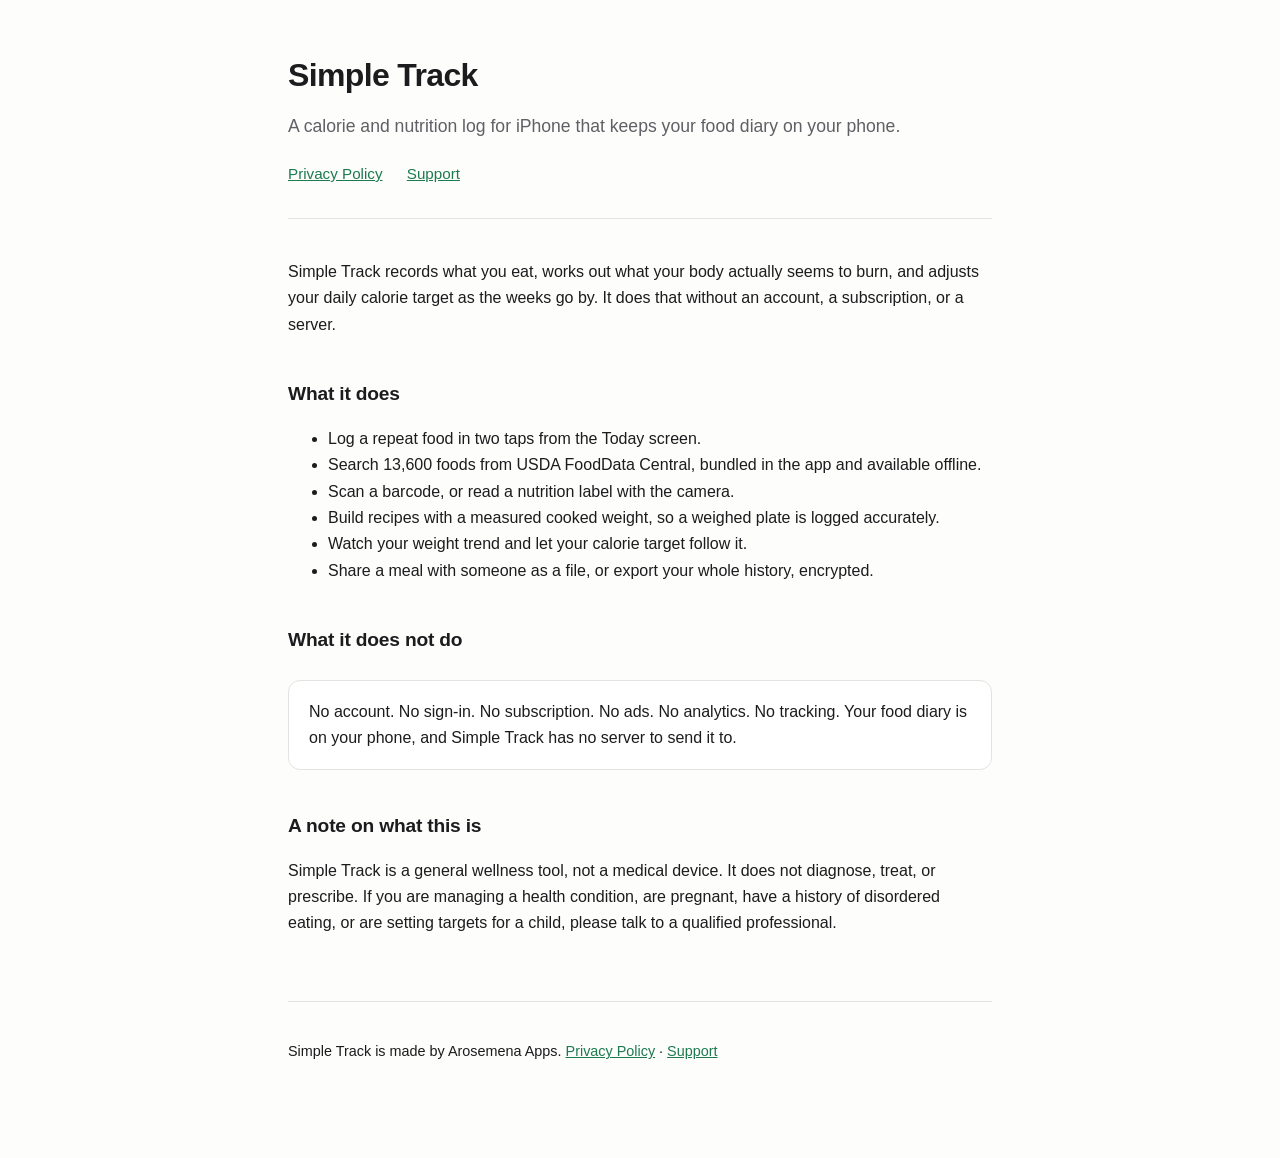
<file: index.html>
<!doctype html>
<html lang="en">
<head>
<meta charset="utf-8">
<meta name="viewport" content="width=device-width, initial-scale=1">
<title>Simple Track — Calorie Log</title>
<meta name="description" content="A private calorie and nutrition tracker for iPhone. No account, no subscription, no analytics.">
<link rel="stylesheet" href="style.css">
</head>
<body>
<div class="wrap">

<header>
  <h1>Simple Track</h1>
  <p class="lede">A calorie and nutrition log for iPhone that keeps your food diary on your phone.</p>
  <nav>
    <a href="privacy.html">Privacy Policy</a>
    <a href="support.html">Support</a>
  </nav>
</header>

<p>Simple Track records what you eat, works out what your body actually seems to burn,
and adjusts your daily calorie target as the weeks go by. It does that without an
account, a subscription, or a server.</p>

<h2>What it does</h2>
<ul>
  <li>Log a repeat food in two taps from the Today screen.</li>
  <li>Search 13,600 foods from USDA FoodData Central, bundled in the app and available offline.</li>
  <li>Scan a barcode, or read a nutrition label with the camera.</li>
  <li>Build recipes with a measured cooked weight, so a weighed plate is logged accurately.</li>
  <li>Watch your weight trend and let your calorie target follow it.</li>
  <li>Share a meal with someone as a file, or export your whole history, encrypted.</li>
</ul>

<h2>What it does not do</h2>
<div class="panel">
  <p>No account. No sign-in. No subscription. No ads. No analytics. No tracking.
  Your food diary is on your phone, and Simple Track has no server to send it to.</p>
</div>

<h2>A note on what this is</h2>
<p>Simple Track is a general wellness tool, not a medical device. It does not diagnose,
treat, or prescribe. If you are managing a health condition, are pregnant, have a
history of disordered eating, or are setting targets for a child, please talk to a
qualified professional.</p>

<footer>
  <p>Simple Track is made by Arosemena Apps.
  <a href="privacy.html">Privacy Policy</a> · <a href="support.html">Support</a></p>
</footer>

</div>
</body>
</html>
</file>
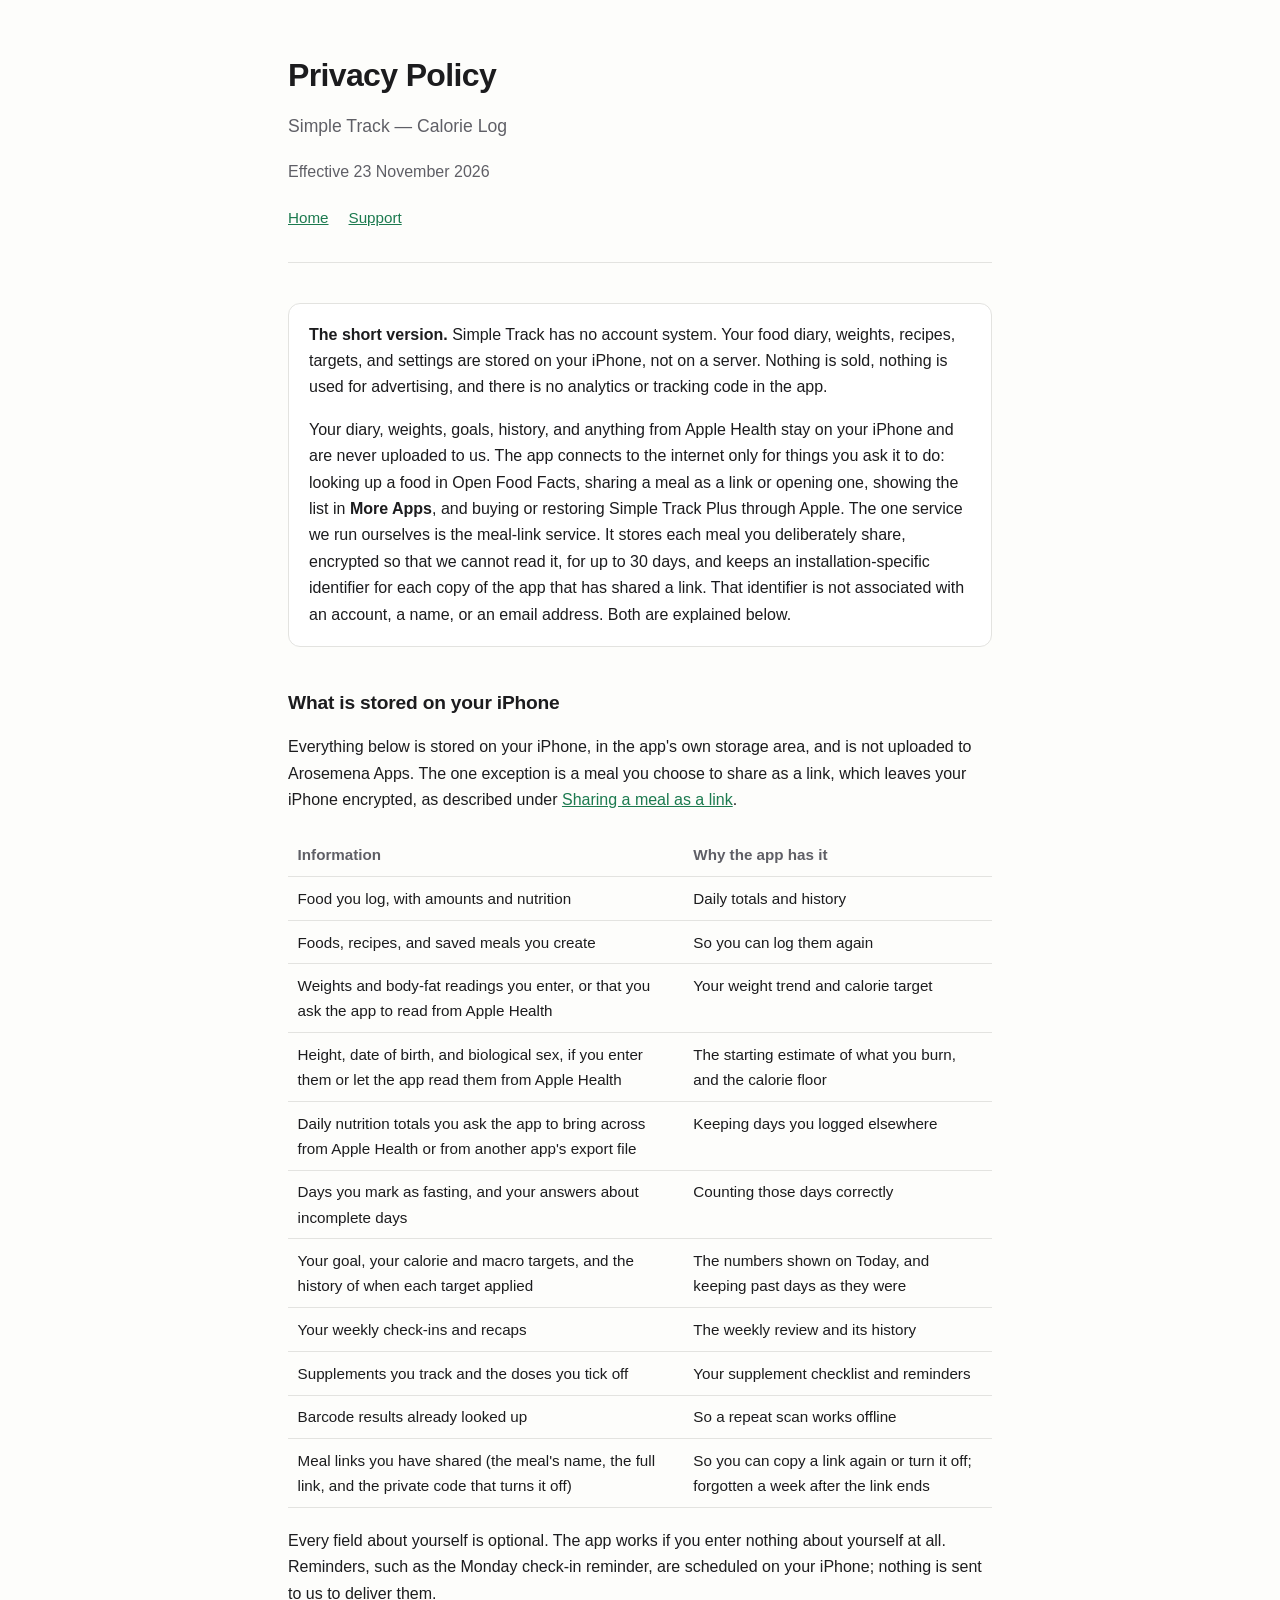
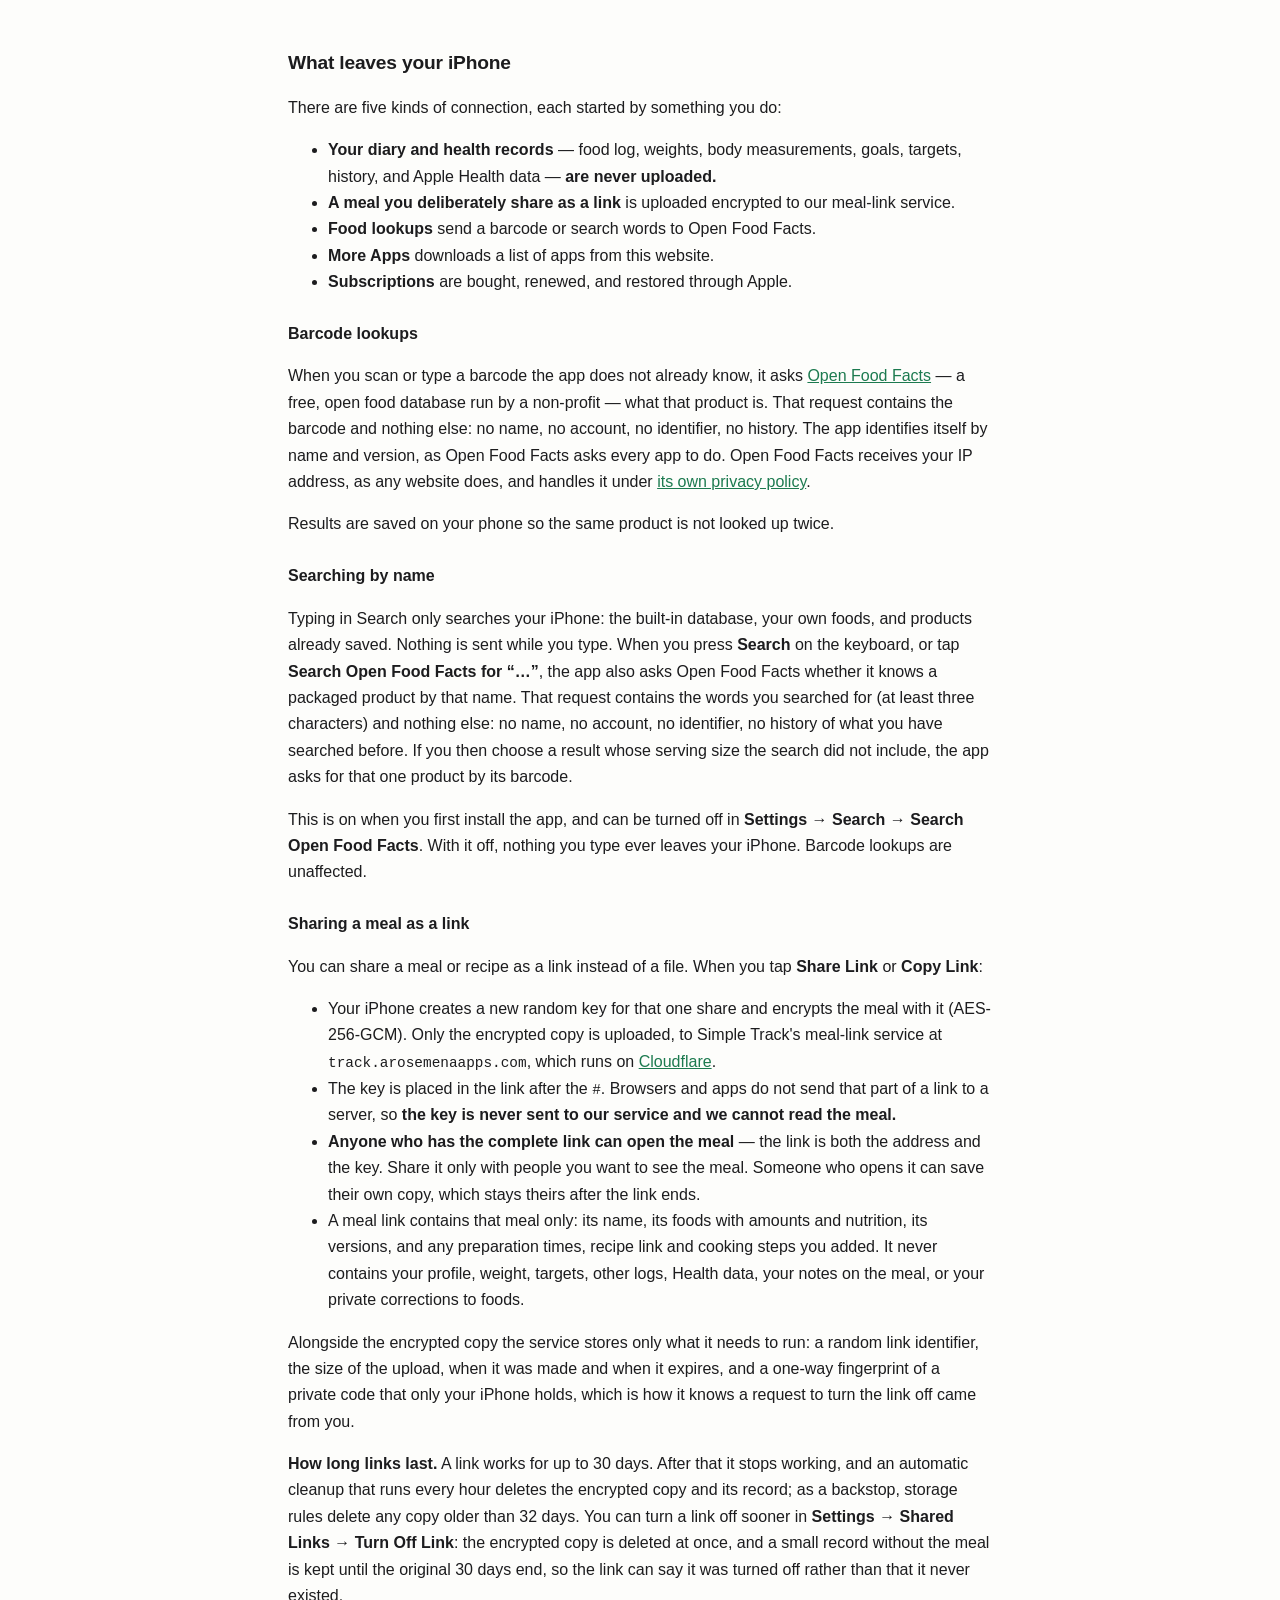
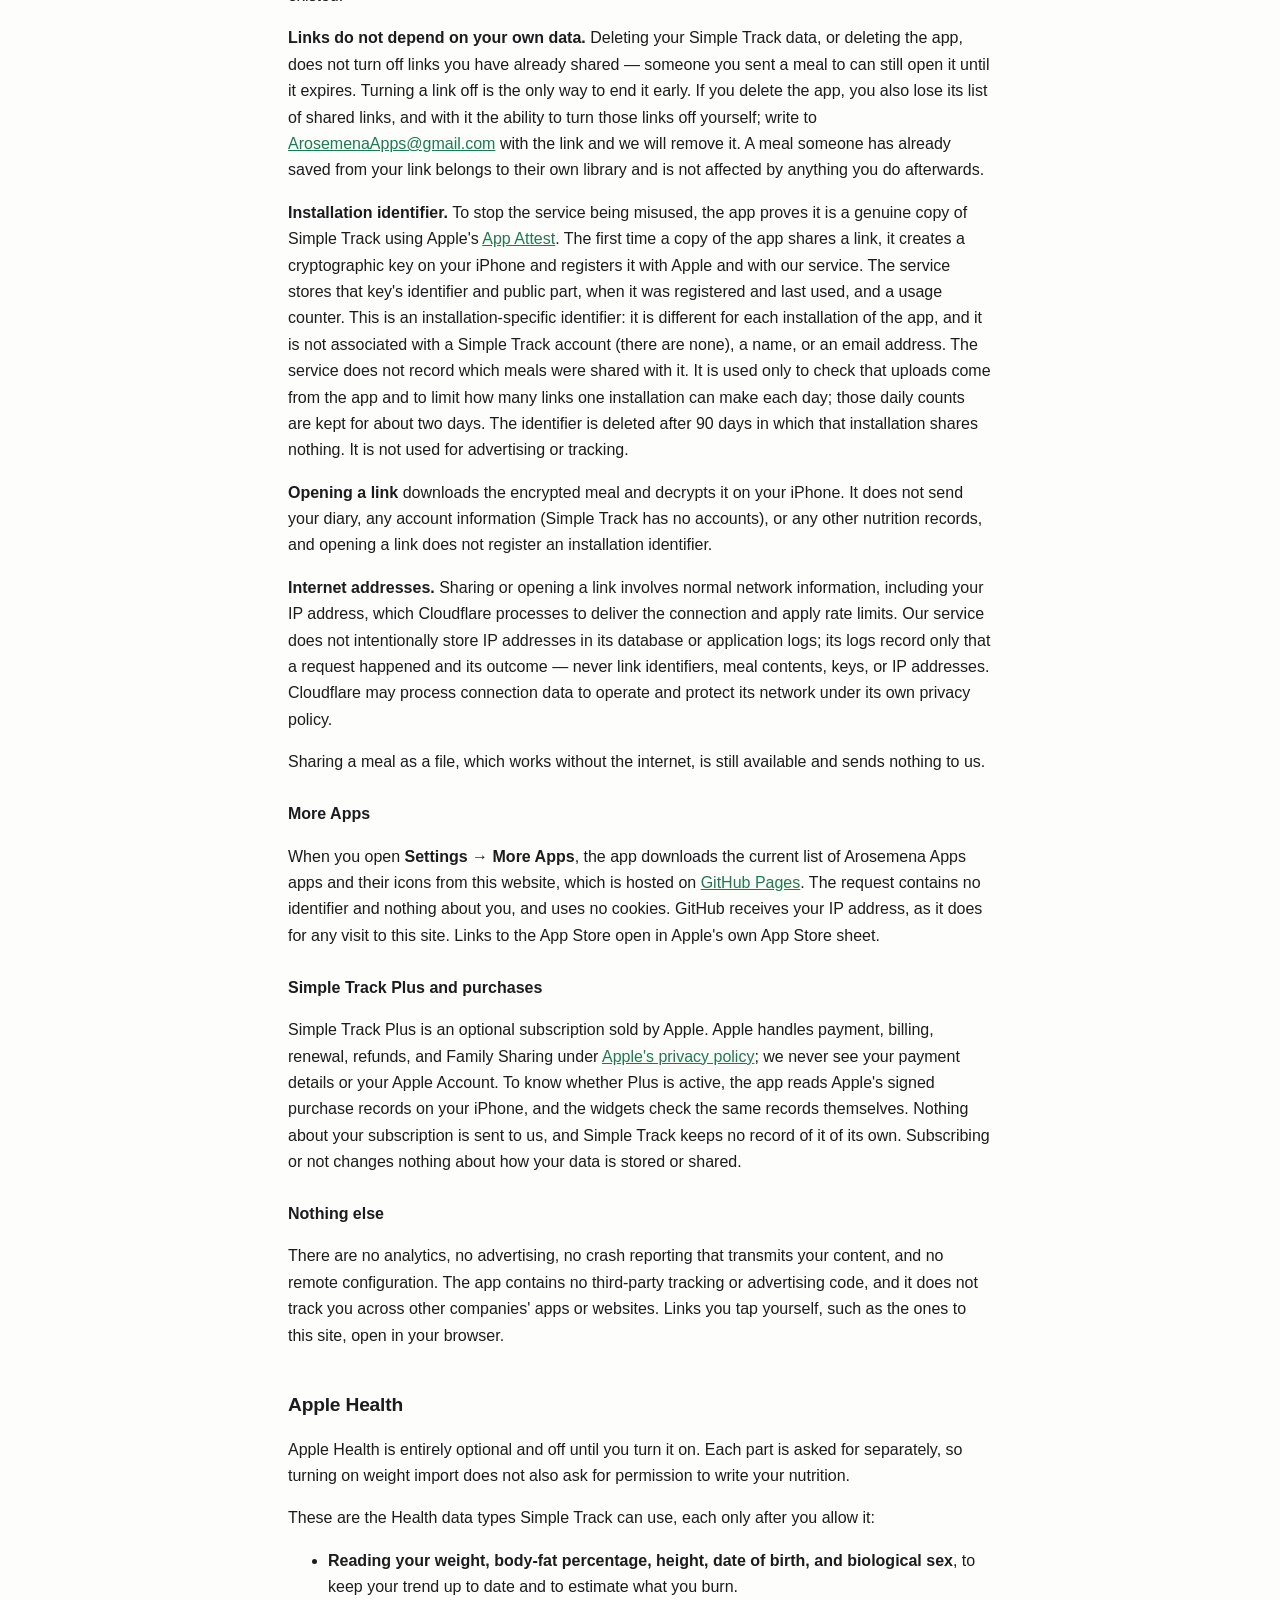
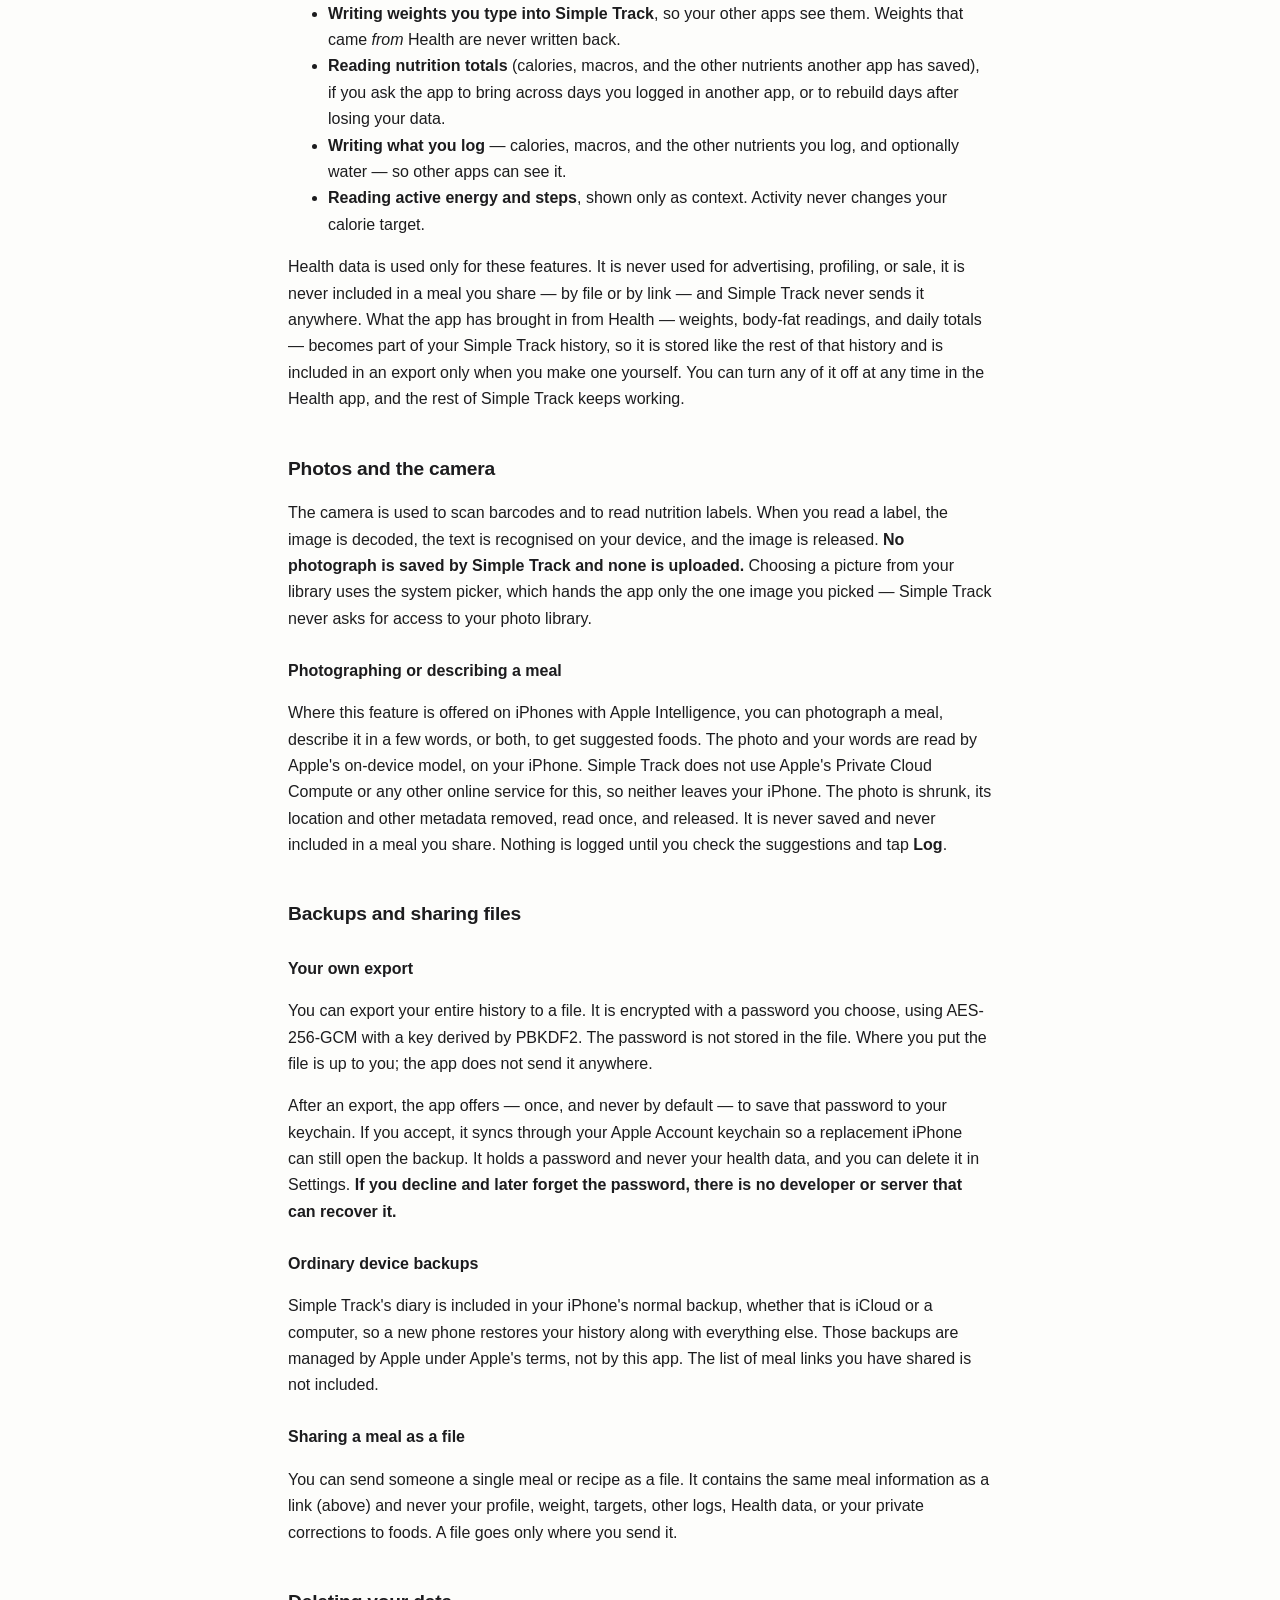
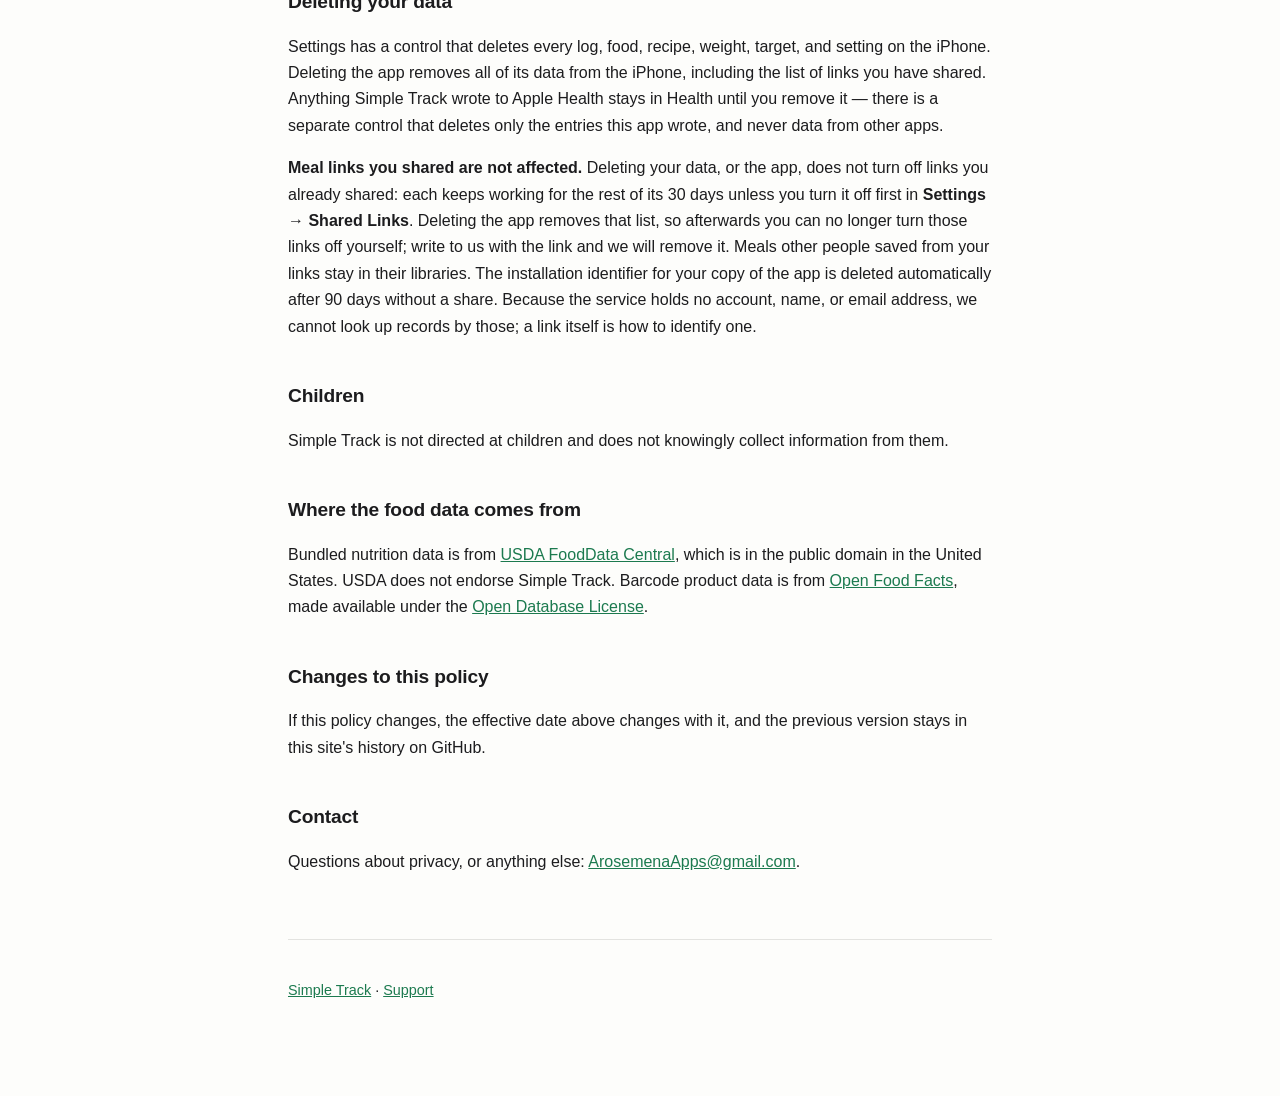
<file: privacy.html>
<!doctype html>
<html lang="en">
<head>
<meta charset="utf-8">
<meta name="viewport" content="width=device-width, initial-scale=1">
<title>Privacy Policy — Simple Track</title>
<meta name="description" content="How Simple Track handles your data: on your phone, with no account, no analytics and no advertising.">
<link rel="stylesheet" href="style.css">
</head>
<body>
<div class="wrap">

<header>
  <h1>Privacy Policy</h1>
  <p class="lede">Simple Track — Calorie Log</p>
  <p class="muted">Effective 23 November 2026</p>
  <nav><a href="index.html">Home</a><a href="support.html">Support</a></nav>
</header>

<div class="panel">
  <p><strong>The short version.</strong> Simple Track has no account system. Your food
  diary, weights, recipes, targets, and settings are stored on your iPhone, not on a
  server. Nothing is sold, nothing is used for advertising, and there is no analytics or
  tracking code in the app.</p>
  <p>Your diary, weights, goals, history, and anything from Apple Health stay on your
  iPhone and are never uploaded to us. The app connects to the internet only for things
  you ask it to do: looking up a food in Open Food Facts, sharing a meal as a link or
  opening one, showing the list in <strong>More Apps</strong>, and buying or restoring
  Simple Track Plus through Apple. The one service we run ourselves is the meal-link
  service. It stores each meal you deliberately share, encrypted so that we cannot read
  it, for up to 30 days, and keeps an installation-specific identifier for each copy of
  the app that has shared a link. That identifier is not associated with an account, a
  name, or an email address. Both are explained below.</p>
</div>

<h2>What is stored on your iPhone</h2>
<p>Everything below is stored on your iPhone, in the app's own storage area, and is not
uploaded to Arosemena Apps. The one exception is a meal you choose to share as a link,
which leaves your iPhone encrypted, as described under
<a href="#meal-links">Sharing a meal as a link</a>.</p>

<table>
  <thead><tr><th>Information</th><th>Why the app has it</th></tr></thead>
  <tbody>
    <tr><td>Food you log, with amounts and nutrition</td><td>Daily totals and history</td></tr>
    <tr><td>Foods, recipes, and saved meals you create</td><td>So you can log them again</td></tr>
    <tr><td>Weights and body-fat readings you enter, or that you ask the app to read from Apple Health</td><td>Your weight trend and calorie target</td></tr>
    <tr><td>Height, date of birth, and biological sex, if you enter them or let the app read them from Apple Health</td><td>The starting estimate of what you burn, and the calorie floor</td></tr>
    <tr><td>Daily nutrition totals you ask the app to bring across from Apple Health or from another app's export file</td><td>Keeping days you logged elsewhere</td></tr>
    <tr><td>Days you mark as fasting, and your answers about incomplete days</td><td>Counting those days correctly</td></tr>
    <tr><td>Your goal, your calorie and macro targets, and the history of when each target applied</td><td>The numbers shown on Today, and keeping past days as they were</td></tr>
    <tr><td>Your weekly check-ins and recaps</td><td>The weekly review and its history</td></tr>
    <tr><td>Supplements you track and the doses you tick off</td><td>Your supplement checklist and reminders</td></tr>
    <tr><td>Barcode results already looked up</td><td>So a repeat scan works offline</td></tr>
    <tr><td>Meal links you have shared (the meal's name, the full link, and the private code that turns it off)</td><td>So you can copy a link again or turn it off; forgotten a week after the link ends</td></tr>
  </tbody>
</table>

<p>Every field about yourself is optional. The app works if you enter nothing about
yourself at all. Reminders, such as the Monday check-in reminder, are scheduled on your
iPhone; nothing is sent to us to deliver them.</p>

<h2>What leaves your iPhone</h2>
<p>There are five kinds of connection, each started by something you do:</p>
<ul>
  <li><strong>Your diary and health records</strong> — food log, weights, body measurements,
      goals, targets, history, and Apple Health data — <strong>are never uploaded.</strong></li>
  <li><strong>A meal you deliberately share as a link</strong> is uploaded encrypted to our
      meal-link service.</li>
  <li><strong>Food lookups</strong> send a barcode or search words to Open Food Facts.</li>
  <li><strong>More Apps</strong> downloads a list of apps from this website.</li>
  <li><strong>Subscriptions</strong> are bought, renewed, and restored through Apple.</li>
</ul>

<h3>Barcode lookups</h3>
<p>When you scan or type a barcode the app does not already know, it asks
<a href="https://world.openfoodfacts.org/">Open Food Facts</a> — a free, open food
database run by a non-profit — what that product is. That request contains the barcode
and nothing else: no name, no account, no identifier, no history. The app identifies
itself by name and version, as Open Food Facts asks every app to do. Open Food Facts
receives your IP address, as any website does, and handles it under
<a href="https://world.openfoodfacts.org/privacy">its own privacy policy</a>.</p>
<p>Results are saved on your phone so the same product is not looked up twice.</p>

<h3>Searching by name</h3>
<p>Typing in Search only searches your iPhone: the built-in database, your own foods,
and products already saved. Nothing is sent while you type. When you press
<strong>Search</strong> on the keyboard, or tap <strong>Search Open Food Facts for
&ldquo;&hellip;&rdquo;</strong>, the app also asks Open Food Facts whether it knows a
packaged product by that name. That request contains the words you searched for (at
least three characters) and nothing else: no name, no account, no identifier, no history
of what you have searched before. If you then choose a result whose serving size the
search did not include, the app asks for that one product by its barcode.</p>
<p>This is on when you first install the app, and can be turned off in
<strong>Settings → Search → Search Open Food Facts</strong>. With it off, nothing you
type ever leaves your iPhone. Barcode lookups are unaffected.</p>

<h3 id="meal-links">Sharing a meal as a link</h3>
<p>You can share a meal or recipe as a link instead of a file. When you tap
<strong>Share Link</strong> or <strong>Copy Link</strong>:</p>
<ul>
  <li>Your iPhone creates a new random key for that one share and encrypts the meal with
      it (AES-256-GCM). Only the encrypted copy is uploaded, to Simple Track's meal-link
      service at <code>track.arosemenaapps.com</code>, which runs on
      <a href="https://www.cloudflare.com/privacypolicy/">Cloudflare</a>.</li>
  <li>The key is placed in the link after the <code>#</code>. Browsers and apps do not
      send that part of a link to a server, so <strong>the key is never sent to our
      service and we cannot read the meal.</strong></li>
  <li><strong>Anyone who has the complete link can open the meal</strong> — the link is
      both the address and the key. Share it only with people you want to see the meal.
      Someone who opens it can save their own copy, which stays theirs after the link
      ends.</li>
  <li>A meal link contains that meal only: its name, its foods with amounts and nutrition,
      its versions, and any preparation times, recipe link and cooking steps you added. It
      never contains your profile, weight, targets, other logs, Health data, your notes
      on the meal, or your private corrections to foods.</li>
</ul>
<p>Alongside the encrypted copy the service stores only what it needs to run: a random
link identifier, the size of the upload, when it was made and when it expires, and a
one-way fingerprint of a private code that only your iPhone holds, which is how it knows
a request to turn the link off came from you.</p>
<p><strong>How long links last.</strong> A link works for up to 30 days. After that it
stops working, and an automatic cleanup that runs every hour deletes the encrypted copy
and its record; as a backstop, storage rules delete any copy older than 32 days. You can
turn a link off sooner in <strong>Settings → Shared Links → Turn Off Link</strong>: the
encrypted copy is deleted at once, and a small record without the meal is kept until the
original 30 days end, so the link can say it was turned off rather than that it never
existed.</p>
<p><strong>Links do not depend on your own data.</strong> Deleting your Simple Track data,
or deleting the app, does not turn off links you have already shared — someone you sent a
meal to can still open it until it expires. Turning a link off is the only way to end it
early. If you delete the app, you also lose its list of shared links, and with it the
ability to turn those links off yourself; write to
<a href="mailto:ArosemenaApps@gmail.com">ArosemenaApps@gmail.com</a> with the link and we
will remove it. A meal someone has already saved from your link belongs to their own
library and is not affected by anything you do afterwards.</p>
<p><strong>Installation identifier.</strong> To stop the service being misused, the app
proves it is a genuine copy of Simple Track using Apple's
<a href="https://developer.apple.com/documentation/devicecheck/establishing-your-app-s-integrity">App Attest</a>.
The first time a copy of the app shares a link, it creates a cryptographic key on your
iPhone and registers it with Apple and with our service. The service stores that key's
identifier and public part, when it was registered and last used, and a usage counter.
This is an installation-specific identifier: it is different for each installation of
the app, and it is not associated with a Simple Track account (there are none), a name,
or an email address. The service does not record which meals were shared with it. It is
used only to check that uploads come from the app and to limit how many links one
installation can make each day; those daily counts are kept for about two days. The
identifier is deleted after 90 days in which that installation shares nothing. It is
not used for advertising or tracking.</p>
<p><strong>Opening a link</strong> downloads the encrypted meal and decrypts it on your
iPhone. It does not send your diary, any account information (Simple Track has no
accounts), or any other nutrition records, and opening a link does not register an
installation identifier.</p>
<p><strong>Internet addresses.</strong> Sharing or opening a link involves normal network
information, including your IP address, which Cloudflare processes to deliver the
connection and apply rate limits. Our service does not intentionally store IP addresses
in its database or application logs; its logs record only that a request happened and
its outcome — never link identifiers, meal contents, keys, or IP addresses. Cloudflare
may process connection data to operate and protect its network under its own privacy
policy.</p>
<p>Sharing a meal as a file, which works without the internet, is still available and
sends nothing to us.</p>

<h3>More Apps</h3>
<p>When you open <strong>Settings → More Apps</strong>, the app downloads the current
list of Arosemena Apps apps and their icons from this website, which is hosted on
<a href="https://docs.github.com/en/site-policy/privacy-policies/github-general-privacy-statement">GitHub Pages</a>.
The request contains no identifier and nothing about you, and uses no cookies. GitHub
receives your IP address, as it does for any visit to this site. Links to the App Store
open in Apple's own App Store sheet.</p>

<h3>Simple Track Plus and purchases</h3>
<p>Simple Track Plus is an optional subscription sold by Apple. Apple handles payment,
billing, renewal, refunds, and Family Sharing under
<a href="https://www.apple.com/legal/privacy/">Apple's privacy policy</a>; we never
see your payment details or your Apple Account. To know whether Plus is active, the app
reads Apple's signed purchase records on your iPhone, and the widgets check the same
records themselves. Nothing about your subscription is sent to us, and Simple Track keeps
no record of it of its own. Subscribing or not changes nothing about how your data is
stored or shared.</p>

<h3>Nothing else</h3>
<p>There are no analytics, no advertising, no crash reporting that transmits your
content, and no remote configuration. The app contains no third-party tracking or
advertising code, and it does not track you across other companies' apps or websites.
Links you tap yourself, such as the ones to this site, open in your browser.</p>

<h2>Apple Health</h2>
<p>Apple Health is entirely optional and off until you turn it on. Each part is asked
for separately, so turning on weight import does not also ask for permission to write
your nutrition.</p>
<p>These are the Health data types Simple Track can use, each only after you allow it:</p>
<ul>
  <li><strong>Reading your weight, body-fat percentage, height, date of birth, and
      biological sex</strong>, to keep your trend up to date and to estimate what you burn.</li>
  <li><strong>Writing weights you type into Simple Track</strong>, so your other apps see them.
      Weights that came <em>from</em> Health are never written back.</li>
  <li><strong>Reading nutrition totals</strong> (calories, macros, and the other nutrients
      another app has saved), if you ask the app to bring across days you logged in another
      app, or to rebuild days after losing your data.</li>
  <li><strong>Writing what you log</strong> — calories, macros, and the other nutrients you
      log, and optionally water — so other apps can see it.</li>
  <li><strong>Reading active energy and steps</strong>, shown only as context. Activity never
      changes your calorie target.</li>
</ul>
<p>Health data is used only for these features. It is never used for advertising,
profiling, or sale, it is never included in a meal you share — by file or by link — and
Simple Track never sends it anywhere. What the app has brought in from Health — weights,
body-fat readings, and daily totals — becomes part of your Simple Track history, so it is
stored like the rest of that history and is included in an export only when you make one
yourself. You can turn any of it off at any time in the Health app, and the rest of
Simple Track keeps working.</p>

<h2>Photos and the camera</h2>
<p>The camera is used to scan barcodes and to read nutrition labels. When you read a
label, the image is decoded, the text is recognised on your device, and the image is
released. <strong>No photograph is saved by Simple Track and none is uploaded.</strong>
Choosing a picture from your library uses the system picker, which hands the app only
the one image you picked — Simple Track never asks for access to your photo library.</p>

<h3>Photographing or describing a meal</h3>
<p>Where this feature is offered on iPhones with Apple Intelligence, you can photograph a
meal, describe it in a few words, or both, to get suggested foods. The photo and your
words are read by Apple's on-device model, on your iPhone. Simple Track does not use
Apple's Private Cloud Compute or any other online service for this, so neither leaves
your iPhone. The photo is shrunk, its location and other metadata removed, read once,
and released. It is never saved and never included in a meal you share. Nothing is
logged until you check the suggestions and tap <strong>Log</strong>.</p>

<h2>Backups and sharing files</h2>

<h3>Your own export</h3>
<p>You can export your entire history to a file. It is encrypted with a password you
choose, using AES-256-GCM with a key derived by PBKDF2. The password is not stored in
the file. Where you put the file is up to you; the app does not send it anywhere.</p>
<p>After an export, the app offers — once, and never by default — to save that password
to your keychain. If you accept, it syncs through your Apple Account keychain so a
replacement iPhone can still open the backup. It holds a password and never your health
data, and you can delete it in Settings. <strong>If you decline and later forget the
password, there is no developer or server that can recover it.</strong></p>

<h3>Ordinary device backups</h3>
<p>Simple Track's diary is included in your iPhone's normal backup, whether that is
iCloud or a computer, so a new phone restores your history along with everything else.
Those backups are managed by Apple under Apple's terms, not by this app. The list of
meal links you have shared is not included.</p>

<h3>Sharing a meal as a file</h3>
<p>You can send someone a single meal or recipe as a file. It contains the same meal
information as a link (above) and never your profile, weight, targets, other logs,
Health data, or your private corrections to foods. A file goes only where you send it.</p>

<h2>Deleting your data</h2>
<p>Settings has a control that deletes every log, food, recipe, weight, target, and
setting on the iPhone. Deleting the app removes all of its data from the iPhone,
including the list of links you have shared. Anything Simple Track wrote to Apple Health
stays in Health until you remove it — there is a separate control that deletes only the
entries this app wrote, and never data from other apps.</p>
<p><strong>Meal links you shared are not affected.</strong> Deleting your data, or the
app, does not turn off links you already shared: each keeps working for the rest of its
30 days unless you turn it off first in <strong>Settings → Shared Links</strong>.
Deleting the app removes that list, so afterwards you can no longer turn those links off
yourself; write to us with the link and we will remove it. Meals other people saved from
your links stay in their libraries. The installation identifier for your copy of the app
is deleted automatically after 90 days without a share. Because the service holds no
account, name, or email address, we cannot look up records by those; a link itself is
how to identify one.</p>

<h2>Children</h2>
<p>Simple Track is not directed at children and does not knowingly collect information
from them.</p>

<h2>Where the food data comes from</h2>
<p>Bundled nutrition data is from <a href="https://fdc.nal.usda.gov/">USDA FoodData
Central</a>, which is in the public domain in the United States. USDA does not endorse
Simple Track. Barcode product data is from
<a href="https://world.openfoodfacts.org/">Open Food Facts</a>, made available under the
<a href="https://opendatacommons.org/licenses/odbl/1-0/">Open Database License</a>.</p>

<h2>Changes to this policy</h2>
<p>If this policy changes, the effective date above changes with it, and the previous
version stays in this site's history on GitHub.</p>

<h2>Contact</h2>
<p>Questions about privacy, or anything else:
<a href="mailto:ArosemenaApps@gmail.com">ArosemenaApps@gmail.com</a>.</p>

<footer>
  <p><a href="index.html">Simple Track</a> · <a href="support.html">Support</a></p>
</footer>

</div>
</body>
</html>
</file>
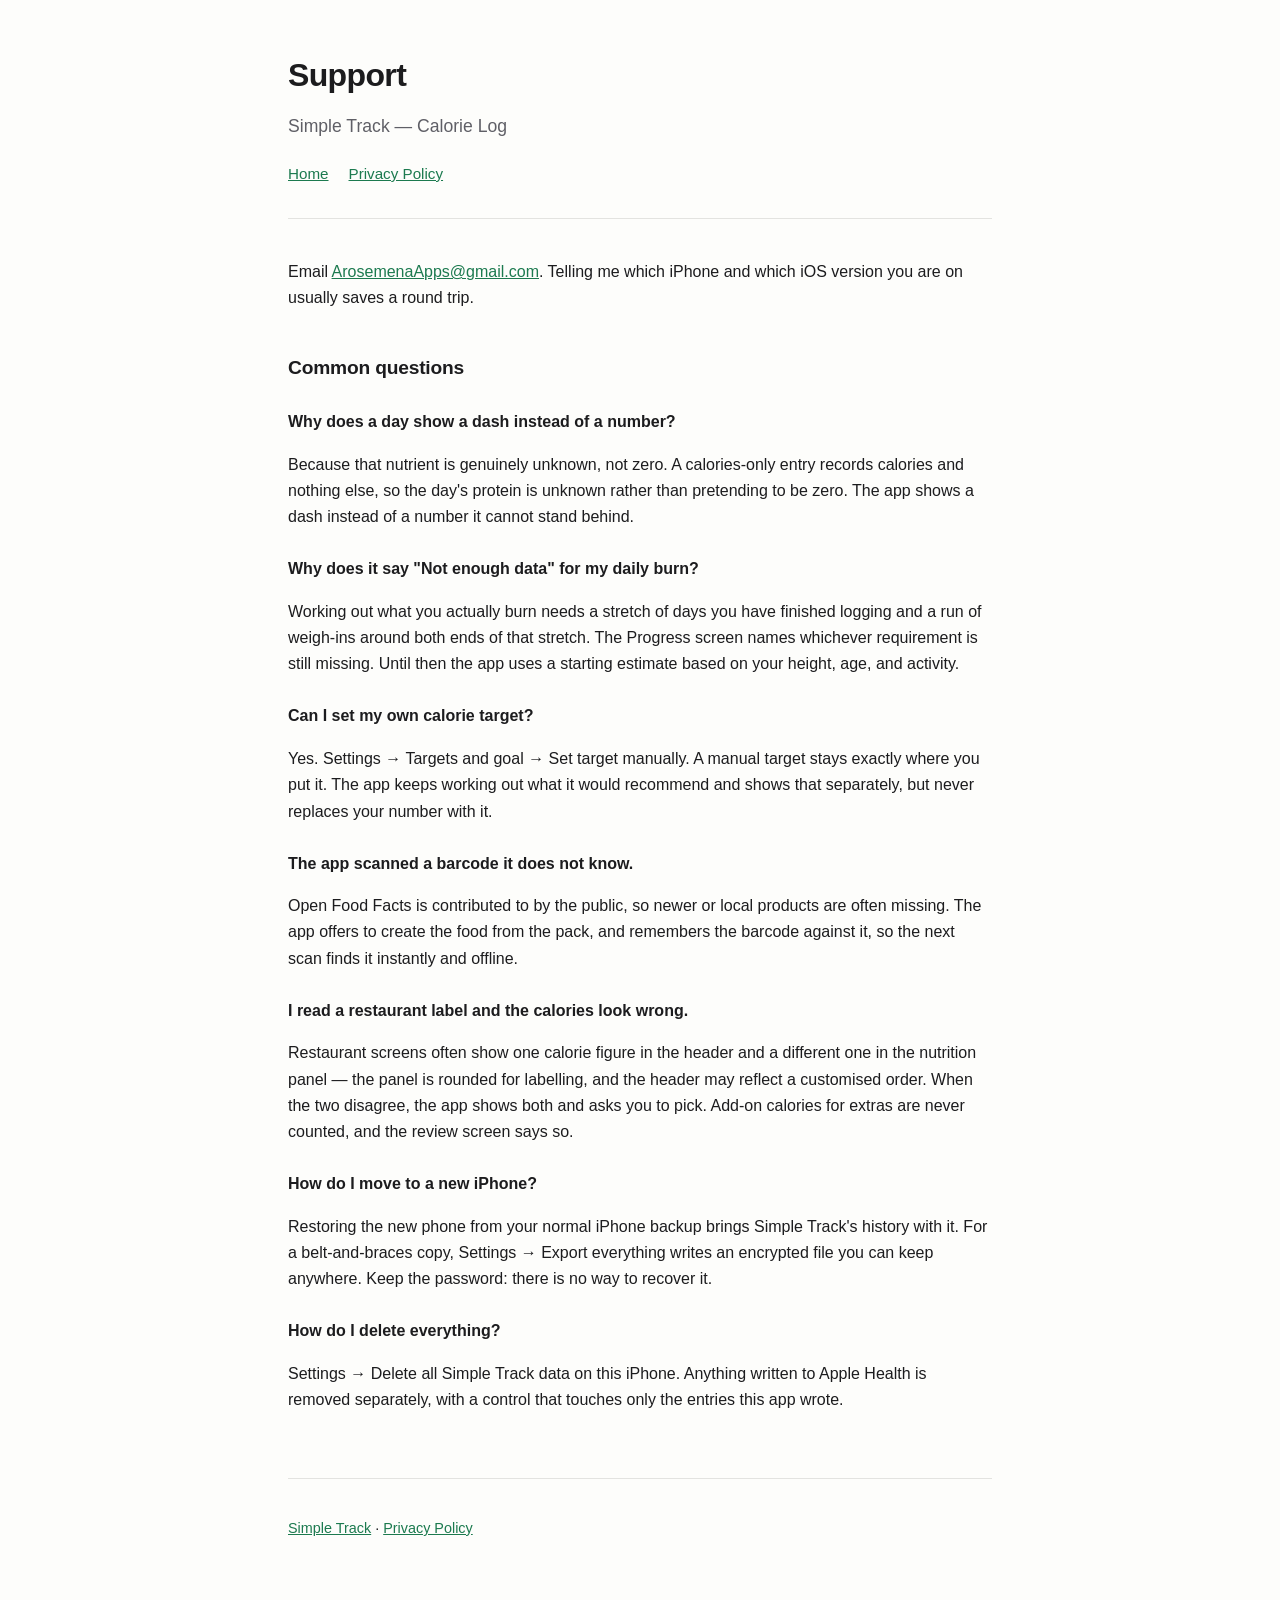
<file: support.html>
<!doctype html>
<html lang="en">
<head>
<meta charset="utf-8">
<meta name="viewport" content="width=device-width, initial-scale=1">
<title>Support — Simple Track</title>
<meta name="description" content="Help with Simple Track, and how to get in touch.">
<link rel="stylesheet" href="style.css">
</head>
<body>
<div class="wrap">

<header>
  <h1>Support</h1>
  <p class="lede">Simple Track — Calorie Log</p>
  <nav><a href="index.html">Home</a><a href="privacy.html">Privacy Policy</a></nav>
</header>

<p>Email <a href="mailto:ArosemenaApps@gmail.com">ArosemenaApps@gmail.com</a>. Telling me which iPhone
and which iOS version you are on usually saves a round trip.</p>

<h2>Common questions</h2>

<h3>Why does a day show a dash instead of a number?</h3>
<p>Because that nutrient is genuinely unknown, not zero. A calories-only entry records
calories and nothing else, so the day's protein is unknown rather than pretending to be
zero. The app shows a dash instead of a number it cannot stand behind.</p>

<h3>Why does it say "Not enough data" for my daily burn?</h3>
<p>Working out what you actually burn needs a stretch of days you have finished logging
and a run of weigh-ins around both ends of that stretch. The Progress screen names
whichever requirement is still missing. Until then the app uses a starting estimate
based on your height, age, and activity.</p>

<h3>Can I set my own calorie target?</h3>
<p>Yes. Settings → Targets and goal → Set target manually. A manual target stays exactly
where you put it. The app keeps working out what it would recommend and shows that
separately, but never replaces your number with it.</p>

<h3>The app scanned a barcode it does not know.</h3>
<p>Open Food Facts is contributed to by the public, so newer or local products are often
missing. The app offers to create the food from the pack, and remembers the barcode
against it, so the next scan finds it instantly and offline.</p>

<h3>I read a restaurant label and the calories look wrong.</h3>
<p>Restaurant screens often show one calorie figure in the header and a different one in
the nutrition panel — the panel is rounded for labelling, and the header may reflect a
customised order. When the two disagree, the app shows both and asks you to pick. Add-on
calories for extras are never counted, and the review screen says so.</p>

<h3>How do I move to a new iPhone?</h3>
<p>Restoring the new phone from your normal iPhone backup brings Simple Track's history
with it. For a belt-and-braces copy, Settings → Export everything writes an encrypted
file you can keep anywhere. Keep the password: there is no way to recover it.</p>

<h3>How do I delete everything?</h3>
<p>Settings → Delete all Simple Track data on this iPhone. Anything written to Apple
Health is removed separately, with a control that touches only the entries this app
wrote.</p>

<footer>
  <p><a href="index.html">Simple Track</a> · <a href="privacy.html">Privacy Policy</a></p>
</footer>

</div>
</body>
</html>
</file>
<file: style.css>
/* Self-contained: no fonts, scripts, or assets are fetched from anywhere. A
   privacy policy that phones out to a CDN is an awkward thing to publish. */
:root {
  color-scheme: light dark;
  --ink: #1c1c1e;
  --muted: #5f5f66;
  --bg: #fdfdfb;
  --panel: #ffffff;
  --rule: #e3e3e0;
  --accent: #1c7a4f;
}

@media (prefers-color-scheme: dark) {
  :root {
    --ink: #ececf0;
    --muted: #a0a0aa;
    --bg: #131315;
    --panel: #1c1c1f;
    --rule: #2e2e33;
    --accent: #5fd39b;
  }
}

* { box-sizing: border-box; }

body {
  margin: 0;
  padding: 0 1.25rem 5rem;
  background: var(--bg);
  color: var(--ink);
  font: 16px/1.65 -apple-system, BlinkMacSystemFont, "Segoe UI", Roboto, Helvetica, Arial, sans-serif;
  -webkit-text-size-adjust: 100%;
}

.wrap { max-width: 44rem; margin: 0 auto; }

header {
  padding: 3.5rem 0 2rem;
  border-bottom: 1px solid var(--rule);
  margin-bottom: 2.5rem;
}

h1 { font-size: 2rem; line-height: 1.2; margin: 0 0 .5rem; letter-spacing: -0.02em; }
h2 { font-size: 1.2rem; margin: 2.5rem 0 .6rem; letter-spacing: -0.01em; }
h3 { font-size: 1rem; margin: 1.6rem 0 .4rem; }

p, li { color: var(--ink); }
.lede, .muted { color: var(--muted); }
.lede { font-size: 1.1rem; }

a { color: var(--accent); }

nav { margin-top: 1.25rem; font-size: .95rem; }
nav a { margin-right: 1.25rem; }

.panel {
  background: var(--panel);
  border: 1px solid var(--rule);
  border-radius: 12px;
  padding: 1.1rem 1.25rem;
  margin: 1.5rem 0;
}

.panel p:first-child { margin-top: 0; }
.panel p:last-child { margin-bottom: 0; }

table { border-collapse: collapse; width: 100%; margin: 1.25rem 0; font-size: .95rem; }
th, td { text-align: left; padding: .55rem .6rem; border-bottom: 1px solid var(--rule); vertical-align: top; }
th { color: var(--muted); font-weight: 600; }

footer {
  margin-top: 4rem;
  padding-top: 1.5rem;
  border-top: 1px solid var(--rule);
  color: var(--muted);
  font-size: .9rem;
}

code { font-family: ui-monospace, SFMono-Regular, Menlo, monospace; font-size: .9em; }
</file>
